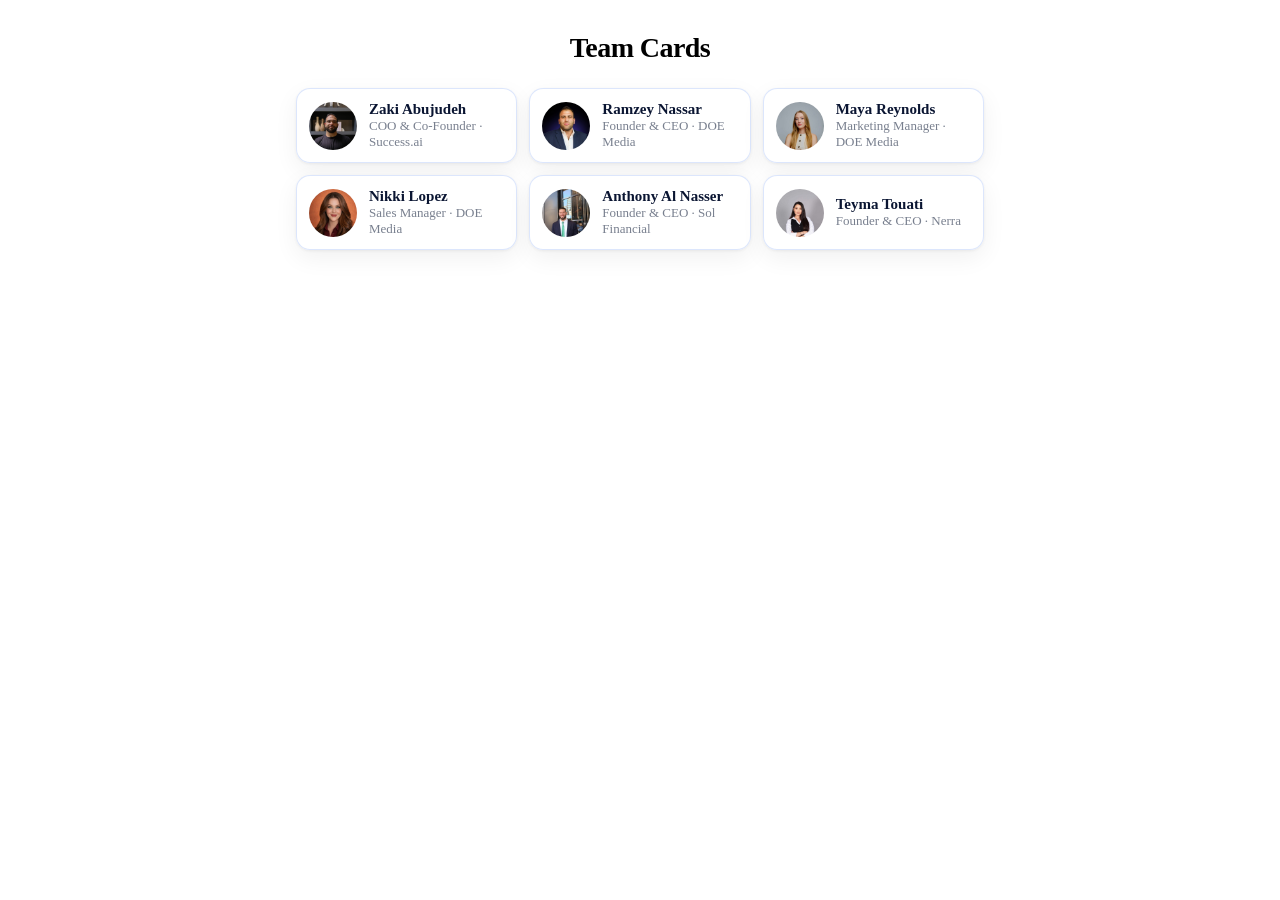
<file: index.html>
<!doctype html>
<html lang="en">
<head>
<meta charset="utf-8">
<meta name="viewport" content="width=device-width, initial-scale=1">
<title>Team Cards</title>
<link rel="stylesheet" href="style.css">
</head>
<body>
<main class="directory">
  <h1>Team Cards</h1>
  <div class="dir-grid">
    <a class="dir-link" href="zaki/"><img src="zaki/photo.jpg" alt=""><div class="meta"><strong>Zaki Abujudeh</strong><span>COO & Co-Founder · Success.ai</span></div></a><a class="dir-link" href="ramzey/"><img src="ramzey/photo.jpg" alt=""><div class="meta"><strong>Ramzey Nassar</strong><span>Founder & CEO · DOE Media</span></div></a><a class="dir-link" href="maya/"><img src="maya/photo.jpg" alt=""><div class="meta"><strong>Maya Reynolds</strong><span>Marketing Manager · DOE Media</span></div></a><a class="dir-link" href="nikki/"><img src="nikki/photo.jpg" alt=""><div class="meta"><strong>Nikki Lopez</strong><span>Sales Manager · DOE Media</span></div></a><a class="dir-link" href="anthony/"><img src="anthony/photo.jpg" alt=""><div class="meta"><strong>Anthony Al Nasser</strong><span>Founder & CEO · Sol Financial</span></div></a><a class="dir-link" href="teyma/"><img src="teyma/photo.jpg" alt=""><div class="meta"><strong>Teyma Touati</strong><span>Founder & CEO · Nerra</span></div></a>
  </div>
</main>
</body>
</html>
</file>
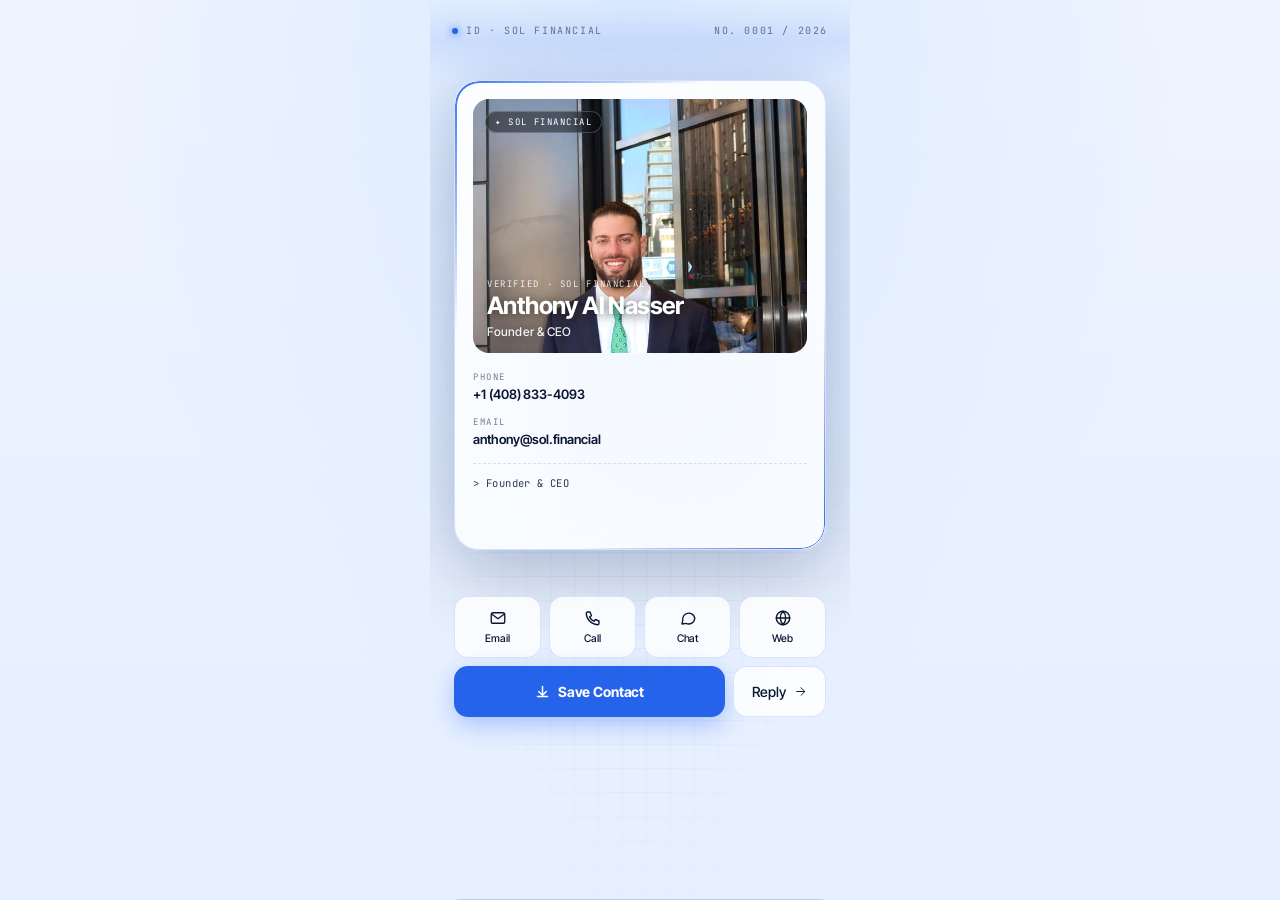
<file: anthony/index.html>
<!doctype html>
<html lang="en">
<head>
<meta charset="utf-8">
<meta name="viewport" content="width=device-width, initial-scale=1, viewport-fit=cover">
<meta name="theme-color" content="#e6efff">
<title>Anthony Al Nasser — Sol Financial</title>
<meta property="og:title" content="Anthony Al Nasser — Founder & CEO at Sol Financial">
<meta property="og:type" content="profile">
<link rel="preconnect" href="https://fonts.googleapis.com">
<link rel="preconnect" href="https://fonts.gstatic.com" crossorigin>
<link href="https://fonts.googleapis.com/css2?family=Inter+Tight:wght@300;400;500;600;700;800;900&family=JetBrains+Mono:wght@400;500;600&display=swap" rel="stylesheet">
<link rel="stylesheet" href="../style.css">
</head>
<body class="holo">
<main class="stage" data-name="Anthony Al Nasser" data-email="anthony@sol.financial" data-first="Anthony">

  <div class="bg-grid"></div>
  <div class="bg-glow"></div>
  <div class="scan-line"></div>

  <div class="top-label">
    <span class="top-left"><span class="dot"></span>ID · Sol Financial</span>
    <span>NO. 0001 / 2026</span>
  </div>

  <div class="holo-card">
    <div class="holo-edge"></div>
    <div class="photo-window">
      <img class="hero-photo" src="photo.jpg" alt="Anthony Al Nasser">
      <div class="photo-overlay"></div>
      <div class="photo-badge">✦ Sol Financial</div>
      <div class="photo-bottom">
        <div class="kicker">Verified · Sol Financial</div>
        <div class="big-name">Anthony Al Nasser</div>
        <div class="role">Founder & CEO</div>
      </div>
    </div>

    <div class="data-block">
      <div class="grid">
        <div class="cell" style="grid-column: span 2">
          <div class="cell-label">Phone</div>
          <div class="cell-value">+1 (408) 833-4093</div>
        </div>
        <div class="cell" style="grid-column: span 2">
          <div class="cell-label">Email</div>
          <div class="cell-value">anthony@sol.financial</div>
        </div>
      </div>
      <div class="tagline">&gt; Founder & CEO</div>
    </div>
  </div>

  <div class="dock">
    <button class="dock-btn" data-action="mail" type="button">
      <svg viewBox="0 0 24 24"><rect x="3" y="5" width="18" height="14" rx="2.5"/><path d="m4 7 8 6 8-6"/></svg>
      Email
    </button>
    <button class="dock-btn" data-action="call" type="button">
      <svg viewBox="0 0 24 24"><path d="M5 4h3l2 5-2.5 1.5a11 11 0 0 0 6 6L15 14l5 2v3a2 2 0 0 1-2 2A16 16 0 0 1 3 6a2 2 0 0 1 2-2z"/></svg>
      Call
    </button>
    <button class="dock-btn" data-action="whatsapp" type="button">
      <svg viewBox="0 0 24 24"><path d="M21 12a8 8 0 0 1-11.6 7.1L4 20l1-4.5A8 8 0 1 1 21 12z"/></svg>
      Chat
    </button>
    <button class="dock-btn" data-action="website" type="button">
      <svg viewBox="0 0 24 24"><circle cx="12" cy="12" r="9"/><path d="M3 12h18M12 3a13 13 0 0 1 0 18M12 3a13 13 0 0 0 0 18"/></svg>
      Web
    </button>
  </div>

  <div class="cta-row">
    <button class="save-btn" data-action="save" type="button">
      <svg viewBox="0 0 24 24"><path d="M12 4v12"/><path d="m6 12 6 6 6-6"/><path d="M4 20h16"/></svg>
      Save Contact
    </button>
    <button class="reply-btn" data-action="reply" type="button">
      Reply
      <svg viewBox="0 0 24 24"><path d="M5 12h14"/><path d="m13 5 7 7-7 7"/></svg>
    </button>
  </div>

  <div class="sheet-backdrop" id="sheet-backdrop"></div>
  <div class="sheet" id="sheet">
    <div class="sheet-handle"></div>
    <div class="sheet-kicker">↳ YOUR TURN</div>
    <h2 class="sheet-title">Send me <span class="accent">your</span> info</h2>

    <a class="sheet-mail-btn" href="mailto:anthony@sol.financial?subject=My%20contact%20for%20Anthony%20Al%20Nasser&body=Hi%20Anthony%2C%0A%0AI%20met%20you%20and%20wanted%20to%20share%20my%20contact%20info.%20I%27ve%20attached%20my%20contact%20card%20to%20this%20email%20%28tap%20the%20%2B%20button%20in%20Mail%20to%20attach%20yours%29.%0A%0ALooking%20forward%20to%20staying%20in%20touch.%0A%0A%E2%80%94%20">
      <span><svg viewBox="0 0 24 24"><rect x="3" y="5" width="18" height="14" rx="2.5"/><path d="m4 7 8 6 8-6"/></svg> Email me your card</span>
      <svg viewBox="0 0 24 24" class="arrow"><path d="M5 12h14"/><path d="m13 5 7 7-7 7"/></svg>
    </a>

    <div class="or">OR</div>

    <p class="autofill-hint">Tap a field, then tap <strong>AutoFill</strong> on your keyboard.</p>

    <form id="contact-form" autocomplete="on">
      <div class="row">
        <input name="given-name" placeholder="First name" required autocomplete="given-name">
        <input name="family-name" placeholder="Last name" required autocomplete="family-name">
      </div>
      <input name="email" type="email" placeholder="Your email" required autocomplete="email" inputmode="email">
      <input name="phone" type="tel" placeholder="Phone (optional)" autocomplete="tel" inputmode="tel">
      <input name="company" placeholder="Company (optional)" autocomplete="organization">
      <textarea name="note" placeholder="Note (optional)" rows="2"></textarea>
      <button type="submit" class="send-btn">
        Send to Anthony
        <svg viewBox="0 0 24 24"><path d="M5 12h14"/><path d="m13 5 7 7-7 7"/></svg>
      </button>
    </form>
  </div>
</main>

<script>
(function() {
  var stage = document.currentScript.previousElementSibling.querySelector ? document.currentScript.previousElementSibling : document.querySelector('.stage');
  var EMAIL = 'anthony@sol.financial';
  var FIRST = 'Anthony';

  function downloadVCard() {
    var lines = [
      'BEGIN:VCARD','VERSION:3.0',
      'N:Al Nasser;Anthony;;;',
      'FN:Anthony Al Nasser',
      'ORG:Sol Financial',
      'TITLE:Founder & CEO',
      'TEL;TYPE=CELL:+14088334093',
      'EMAIL;TYPE=INTERNET:anthony@sol.financial',
      'URL:https://sol.financial',
      'END:VCARD'
    ];
    var blob = new Blob([lines.join('\r\n')], {type:'text/vcard'});
    var url = URL.createObjectURL(blob);
    var a = document.createElement('a');
    a.href = url; a.download = 'anthony.vcf';
    document.body.appendChild(a); a.click(); a.remove();
    setTimeout(function(){URL.revokeObjectURL(url);}, 1000);
  }

  document.querySelectorAll('[data-action]').forEach(function(btn) {
    btn.addEventListener('click', function() {
      var k = btn.getAttribute('data-action');
      if (k === 'save') downloadVCard();
      else if (k === 'mail') location.href = 'mailto:' + EMAIL;
      else if (k === 'call') location.href = 'tel:+14088334093';
      else if (k === 'whatsapp') location.href = 'https://wa.me/14088334093';
      else if (k === 'website') window.open('https://sol.financial', '_blank');
      else if (k === 'reply') openSheet();
    });
  });

  var sheet = document.getElementById('sheet');
  var backdrop = document.getElementById('sheet-backdrop');
  function openSheet() { sheet.classList.add('open'); backdrop.classList.add('open'); }
  function closeSheet() { sheet.classList.remove('open'); backdrop.classList.remove('open'); }
  backdrop.addEventListener('click', closeSheet);
  document.querySelector('.sheet-handle').addEventListener('click', closeSheet);

  var form = document.getElementById('contact-form');
  form.addEventListener('submit', function(e) {
    e.preventDefault();
    var f = new FormData(form);
    var name = ((f.get('given-name')||'') + ' ' + (f.get('family-name')||'')).trim();
    var subj = 'Intro from ' + (name || 'someone');
    var body = [
      'Name: ' + name,
      'Email: ' + (f.get('email')||''),
      'Phone: ' + (f.get('phone')||''),
      'Company: ' + (f.get('company')||''),
      '',
      f.get('note')||''
    ].join('\n');
    location.href = 'mailto:' + EMAIL + '?subject=' + encodeURIComponent(subj) + '&body=' + encodeURIComponent(body);
  });
})();
</script>
</body>
</html>
</file>
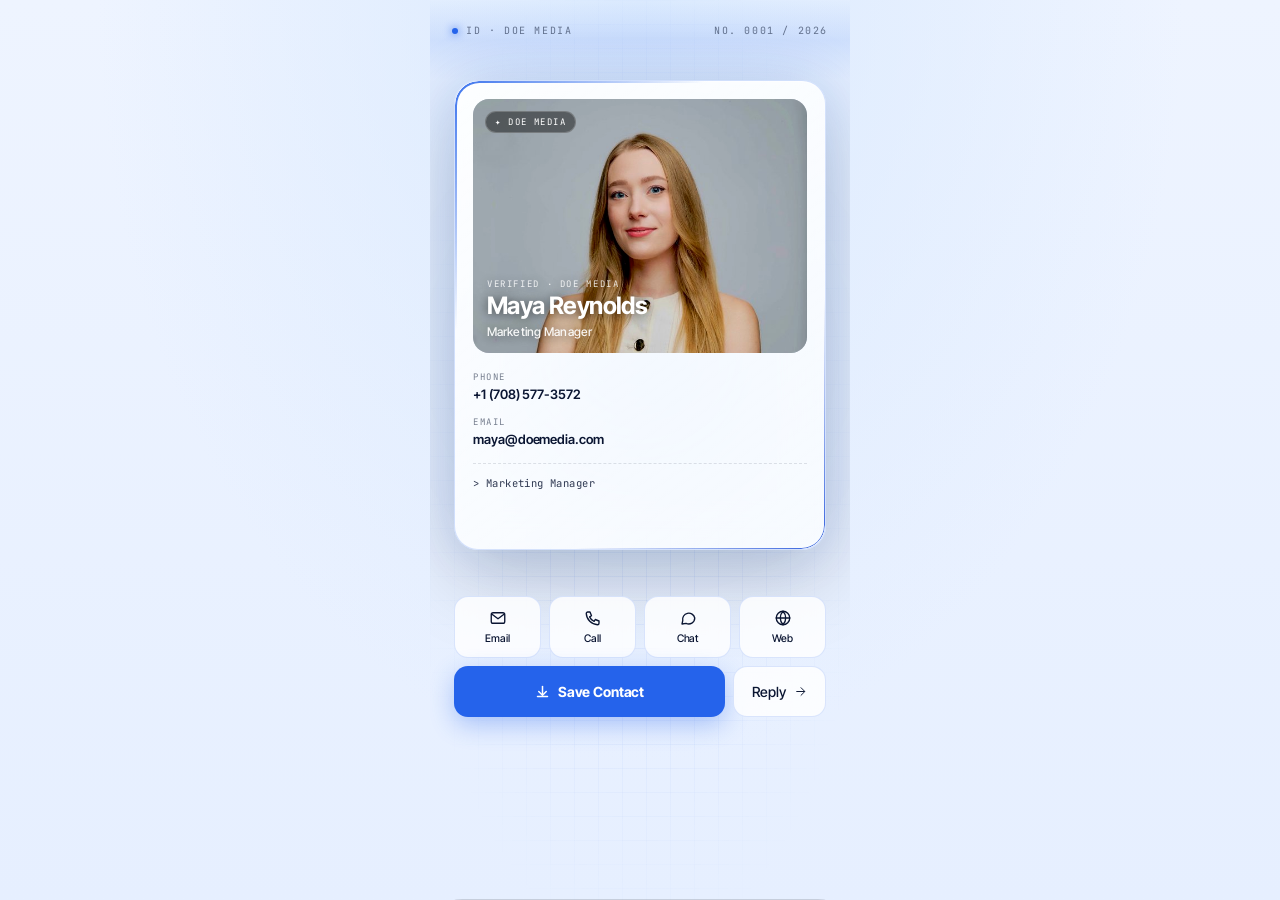
<file: maya/index.html>
<!doctype html>
<html lang="en">
<head>
<meta charset="utf-8">
<meta name="viewport" content="width=device-width, initial-scale=1, viewport-fit=cover">
<meta name="theme-color" content="#e6efff">
<title>Maya Reynolds — DOE Media</title>
<meta property="og:title" content="Maya Reynolds — Marketing Manager at DOE Media">
<meta property="og:type" content="profile">
<link rel="preconnect" href="https://fonts.googleapis.com">
<link rel="preconnect" href="https://fonts.gstatic.com" crossorigin>
<link href="https://fonts.googleapis.com/css2?family=Inter+Tight:wght@300;400;500;600;700;800;900&family=JetBrains+Mono:wght@400;500;600&display=swap" rel="stylesheet">
<link rel="stylesheet" href="../style.css">
</head>
<body class="holo">
<main class="stage" data-name="Maya Reynolds" data-email="maya@doemedia.com" data-first="Maya">

  <div class="bg-grid"></div>
  <div class="bg-glow"></div>
  <div class="scan-line"></div>

  <div class="top-label">
    <span class="top-left"><span class="dot"></span>ID · DOE Media</span>
    <span>NO. 0001 / 2026</span>
  </div>

  <div class="holo-card">
    <div class="holo-edge"></div>
    <div class="photo-window">
      <img class="hero-photo" src="photo.jpg" alt="Maya Reynolds">
      <div class="photo-overlay"></div>
      <div class="photo-badge">✦ DOE Media</div>
      <div class="photo-bottom">
        <div class="kicker">Verified · DOE Media</div>
        <div class="big-name">Maya Reynolds</div>
        <div class="role">Marketing Manager</div>
      </div>
    </div>

    <div class="data-block">
      <div class="grid">
        <div class="cell" style="grid-column: span 2">
          <div class="cell-label">Phone</div>
          <div class="cell-value">+1 (708) 577-3572</div>
        </div>
        <div class="cell" style="grid-column: span 2">
          <div class="cell-label">Email</div>
          <div class="cell-value">maya@doemedia.com</div>
        </div>
      </div>
      <div class="tagline">&gt; Marketing Manager</div>
    </div>
  </div>

  <div class="dock">
    <button class="dock-btn" data-action="mail" type="button">
      <svg viewBox="0 0 24 24"><rect x="3" y="5" width="18" height="14" rx="2.5"/><path d="m4 7 8 6 8-6"/></svg>
      Email
    </button>
    <button class="dock-btn" data-action="call" type="button">
      <svg viewBox="0 0 24 24"><path d="M5 4h3l2 5-2.5 1.5a11 11 0 0 0 6 6L15 14l5 2v3a2 2 0 0 1-2 2A16 16 0 0 1 3 6a2 2 0 0 1 2-2z"/></svg>
      Call
    </button>
    <button class="dock-btn" data-action="whatsapp" type="button">
      <svg viewBox="0 0 24 24"><path d="M21 12a8 8 0 0 1-11.6 7.1L4 20l1-4.5A8 8 0 1 1 21 12z"/></svg>
      Chat
    </button>
    <button class="dock-btn" data-action="website" type="button">
      <svg viewBox="0 0 24 24"><circle cx="12" cy="12" r="9"/><path d="M3 12h18M12 3a13 13 0 0 1 0 18M12 3a13 13 0 0 0 0 18"/></svg>
      Web
    </button>
  </div>

  <div class="cta-row">
    <button class="save-btn" data-action="save" type="button">
      <svg viewBox="0 0 24 24"><path d="M12 4v12"/><path d="m6 12 6 6 6-6"/><path d="M4 20h16"/></svg>
      Save Contact
    </button>
    <button class="reply-btn" data-action="reply" type="button">
      Reply
      <svg viewBox="0 0 24 24"><path d="M5 12h14"/><path d="m13 5 7 7-7 7"/></svg>
    </button>
  </div>

  <div class="sheet-backdrop" id="sheet-backdrop"></div>
  <div class="sheet" id="sheet">
    <div class="sheet-handle"></div>
    <div class="sheet-kicker">↳ YOUR TURN</div>
    <h2 class="sheet-title">Send me <span class="accent">your</span> info</h2>

    <a class="sheet-mail-btn" href="mailto:maya@doemedia.com?subject=My%20contact%20for%20Maya%20Reynolds&body=Hi%20Maya%2C%0A%0AI%20met%20you%20and%20wanted%20to%20share%20my%20contact%20info.%20I%27ve%20attached%20my%20contact%20card%20to%20this%20email%20%28tap%20the%20%2B%20button%20in%20Mail%20to%20attach%20yours%29.%0A%0ALooking%20forward%20to%20staying%20in%20touch.%0A%0A%E2%80%94%20">
      <span><svg viewBox="0 0 24 24"><rect x="3" y="5" width="18" height="14" rx="2.5"/><path d="m4 7 8 6 8-6"/></svg> Email me your card</span>
      <svg viewBox="0 0 24 24" class="arrow"><path d="M5 12h14"/><path d="m13 5 7 7-7 7"/></svg>
    </a>

    <div class="or">OR</div>

    <p class="autofill-hint">Tap a field, then tap <strong>AutoFill</strong> on your keyboard.</p>

    <form id="contact-form" autocomplete="on">
      <div class="row">
        <input name="given-name" placeholder="First name" required autocomplete="given-name">
        <input name="family-name" placeholder="Last name" required autocomplete="family-name">
      </div>
      <input name="email" type="email" placeholder="Your email" required autocomplete="email" inputmode="email">
      <input name="phone" type="tel" placeholder="Phone (optional)" autocomplete="tel" inputmode="tel">
      <input name="company" placeholder="Company (optional)" autocomplete="organization">
      <textarea name="note" placeholder="Note (optional)" rows="2"></textarea>
      <button type="submit" class="send-btn">
        Send to Maya
        <svg viewBox="0 0 24 24"><path d="M5 12h14"/><path d="m13 5 7 7-7 7"/></svg>
      </button>
    </form>
  </div>
</main>

<script>
(function() {
  var stage = document.currentScript.previousElementSibling.querySelector ? document.currentScript.previousElementSibling : document.querySelector('.stage');
  var EMAIL = 'maya@doemedia.com';
  var FIRST = 'Maya';

  function downloadVCard() {
    var lines = [
      'BEGIN:VCARD','VERSION:3.0',
      'N:Reynolds;Maya;;;',
      'FN:Maya Reynolds',
      'ORG:DOE Media',
      'TITLE:Marketing Manager',
      'TEL;TYPE=CELL:+17085773572',
      'EMAIL;TYPE=INTERNET:maya@doemedia.com',
      'URL:https://doemedia.com',
      'END:VCARD'
    ];
    var blob = new Blob([lines.join('\r\n')], {type:'text/vcard'});
    var url = URL.createObjectURL(blob);
    var a = document.createElement('a');
    a.href = url; a.download = 'maya.vcf';
    document.body.appendChild(a); a.click(); a.remove();
    setTimeout(function(){URL.revokeObjectURL(url);}, 1000);
  }

  document.querySelectorAll('[data-action]').forEach(function(btn) {
    btn.addEventListener('click', function() {
      var k = btn.getAttribute('data-action');
      if (k === 'save') downloadVCard();
      else if (k === 'mail') location.href = 'mailto:' + EMAIL;
      else if (k === 'call') location.href = 'tel:+17085773572';
      else if (k === 'whatsapp') location.href = 'https://wa.me/17085773572';
      else if (k === 'website') window.open('https://doemedia.com', '_blank');
      else if (k === 'reply') openSheet();
    });
  });

  var sheet = document.getElementById('sheet');
  var backdrop = document.getElementById('sheet-backdrop');
  function openSheet() { sheet.classList.add('open'); backdrop.classList.add('open'); }
  function closeSheet() { sheet.classList.remove('open'); backdrop.classList.remove('open'); }
  backdrop.addEventListener('click', closeSheet);
  document.querySelector('.sheet-handle').addEventListener('click', closeSheet);

  var form = document.getElementById('contact-form');
  form.addEventListener('submit', function(e) {
    e.preventDefault();
    var f = new FormData(form);
    var name = ((f.get('given-name')||'') + ' ' + (f.get('family-name')||'')).trim();
    var subj = 'Intro from ' + (name || 'someone');
    var body = [
      'Name: ' + name,
      'Email: ' + (f.get('email')||''),
      'Phone: ' + (f.get('phone')||''),
      'Company: ' + (f.get('company')||''),
      '',
      f.get('note')||''
    ].join('\n');
    location.href = 'mailto:' + EMAIL + '?subject=' + encodeURIComponent(subj) + '&body=' + encodeURIComponent(body);
  });
})();
</script>
</body>
</html>
</file>
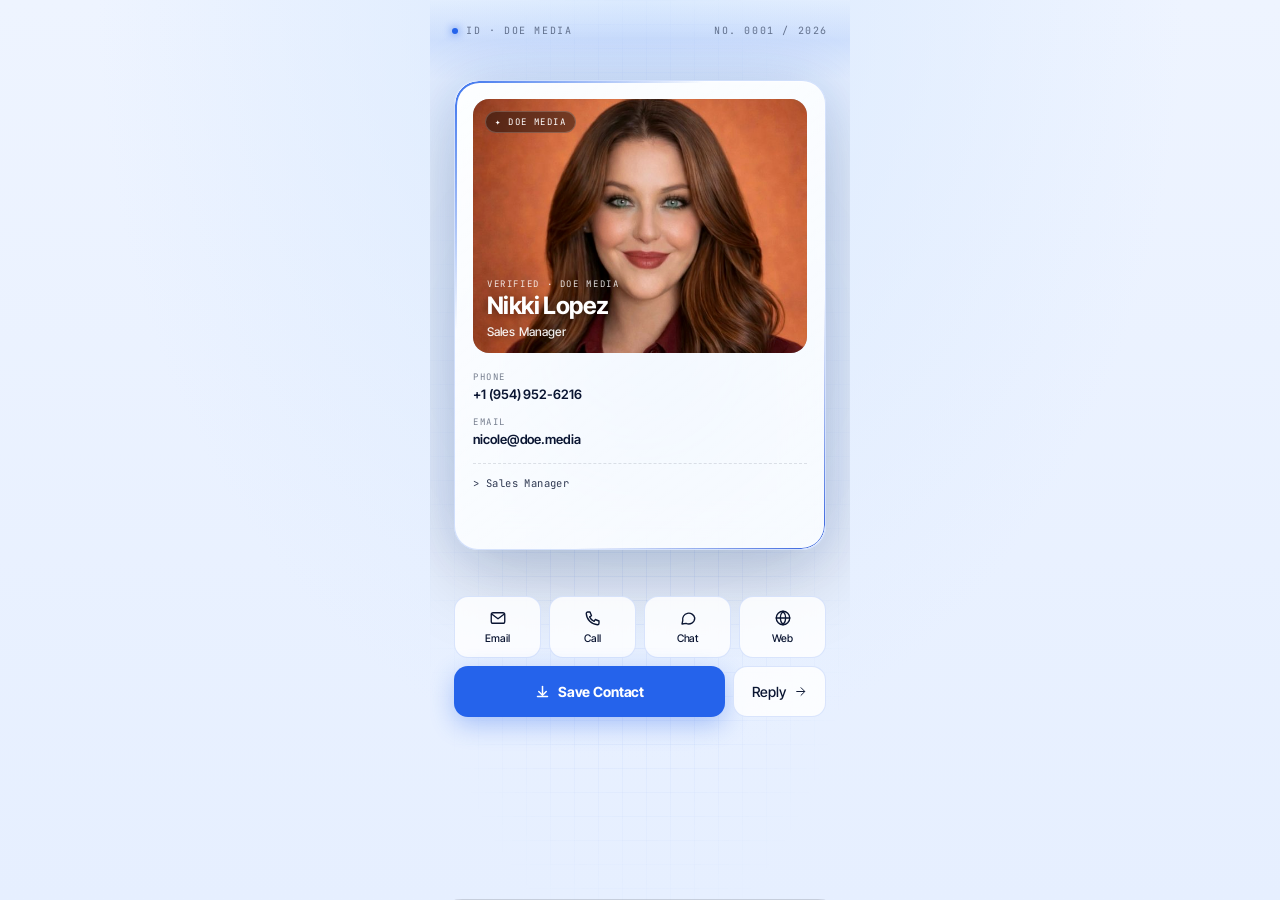
<file: nikki/index.html>
<!doctype html>
<html lang="en">
<head>
<meta charset="utf-8">
<meta name="viewport" content="width=device-width, initial-scale=1, viewport-fit=cover">
<meta name="theme-color" content="#e6efff">
<title>Nikki Lopez — DOE Media</title>
<meta property="og:title" content="Nikki Lopez — Sales Manager at DOE Media">
<meta property="og:type" content="profile">
<link rel="preconnect" href="https://fonts.googleapis.com">
<link rel="preconnect" href="https://fonts.gstatic.com" crossorigin>
<link href="https://fonts.googleapis.com/css2?family=Inter+Tight:wght@300;400;500;600;700;800;900&family=JetBrains+Mono:wght@400;500;600&display=swap" rel="stylesheet">
<link rel="stylesheet" href="../style.css">
</head>
<body class="holo">
<main class="stage" data-name="Nikki Lopez" data-email="nicole@doe.media" data-first="Nikki">

  <div class="bg-grid"></div>
  <div class="bg-glow"></div>
  <div class="scan-line"></div>

  <div class="top-label">
    <span class="top-left"><span class="dot"></span>ID · DOE Media</span>
    <span>NO. 0001 / 2026</span>
  </div>

  <div class="holo-card">
    <div class="holo-edge"></div>
    <div class="photo-window">
      <img class="hero-photo" src="photo.jpg" alt="Nikki Lopez">
      <div class="photo-overlay"></div>
      <div class="photo-badge">✦ DOE Media</div>
      <div class="photo-bottom">
        <div class="kicker">Verified · DOE Media</div>
        <div class="big-name">Nikki Lopez</div>
        <div class="role">Sales Manager</div>
      </div>
    </div>

    <div class="data-block">
      <div class="grid">
        <div class="cell" style="grid-column: span 2">
          <div class="cell-label">Phone</div>
          <div class="cell-value">+1 (954) 952-6216</div>
        </div>
        <div class="cell" style="grid-column: span 2">
          <div class="cell-label">Email</div>
          <div class="cell-value">nicole@doe.media</div>
        </div>
      </div>
      <div class="tagline">&gt; Sales Manager</div>
    </div>
  </div>

  <div class="dock">
    <button class="dock-btn" data-action="mail" type="button">
      <svg viewBox="0 0 24 24"><rect x="3" y="5" width="18" height="14" rx="2.5"/><path d="m4 7 8 6 8-6"/></svg>
      Email
    </button>
    <button class="dock-btn" data-action="call" type="button">
      <svg viewBox="0 0 24 24"><path d="M5 4h3l2 5-2.5 1.5a11 11 0 0 0 6 6L15 14l5 2v3a2 2 0 0 1-2 2A16 16 0 0 1 3 6a2 2 0 0 1 2-2z"/></svg>
      Call
    </button>
    <button class="dock-btn" data-action="whatsapp" type="button">
      <svg viewBox="0 0 24 24"><path d="M21 12a8 8 0 0 1-11.6 7.1L4 20l1-4.5A8 8 0 1 1 21 12z"/></svg>
      Chat
    </button>
    <button class="dock-btn" data-action="website" type="button">
      <svg viewBox="0 0 24 24"><circle cx="12" cy="12" r="9"/><path d="M3 12h18M12 3a13 13 0 0 1 0 18M12 3a13 13 0 0 0 0 18"/></svg>
      Web
    </button>
  </div>

  <div class="cta-row">
    <button class="save-btn" data-action="save" type="button">
      <svg viewBox="0 0 24 24"><path d="M12 4v12"/><path d="m6 12 6 6 6-6"/><path d="M4 20h16"/></svg>
      Save Contact
    </button>
    <button class="reply-btn" data-action="reply" type="button">
      Reply
      <svg viewBox="0 0 24 24"><path d="M5 12h14"/><path d="m13 5 7 7-7 7"/></svg>
    </button>
  </div>

  <div class="sheet-backdrop" id="sheet-backdrop"></div>
  <div class="sheet" id="sheet">
    <div class="sheet-handle"></div>
    <div class="sheet-kicker">↳ YOUR TURN</div>
    <h2 class="sheet-title">Send me <span class="accent">your</span> info</h2>

    <a class="sheet-mail-btn" href="mailto:nicole@doe.media?subject=My%20contact%20for%20Nikki%20Lopez&body=Hi%20Nikki%2C%0A%0AI%20met%20you%20and%20wanted%20to%20share%20my%20contact%20info.%20I%27ve%20attached%20my%20contact%20card%20to%20this%20email%20%28tap%20the%20%2B%20button%20in%20Mail%20to%20attach%20yours%29.%0A%0ALooking%20forward%20to%20staying%20in%20touch.%0A%0A%E2%80%94%20">
      <span><svg viewBox="0 0 24 24"><rect x="3" y="5" width="18" height="14" rx="2.5"/><path d="m4 7 8 6 8-6"/></svg> Email me your card</span>
      <svg viewBox="0 0 24 24" class="arrow"><path d="M5 12h14"/><path d="m13 5 7 7-7 7"/></svg>
    </a>

    <div class="or">OR</div>

    <p class="autofill-hint">Tap a field, then tap <strong>AutoFill</strong> on your keyboard.</p>

    <form id="contact-form" autocomplete="on">
      <div class="row">
        <input name="given-name" placeholder="First name" required autocomplete="given-name">
        <input name="family-name" placeholder="Last name" required autocomplete="family-name">
      </div>
      <input name="email" type="email" placeholder="Your email" required autocomplete="email" inputmode="email">
      <input name="phone" type="tel" placeholder="Phone (optional)" autocomplete="tel" inputmode="tel">
      <input name="company" placeholder="Company (optional)" autocomplete="organization">
      <textarea name="note" placeholder="Note (optional)" rows="2"></textarea>
      <button type="submit" class="send-btn">
        Send to Nikki
        <svg viewBox="0 0 24 24"><path d="M5 12h14"/><path d="m13 5 7 7-7 7"/></svg>
      </button>
    </form>
  </div>
</main>

<script>
(function() {
  var stage = document.currentScript.previousElementSibling.querySelector ? document.currentScript.previousElementSibling : document.querySelector('.stage');
  var EMAIL = 'nicole@doe.media';
  var FIRST = 'Nikki';

  function downloadVCard() {
    var lines = [
      'BEGIN:VCARD','VERSION:3.0',
      'N:Lopez;Nikki;;;',
      'FN:Nikki Lopez',
      'ORG:DOE Media',
      'TITLE:Sales Manager',
      'TEL;TYPE=CELL:+19549526216',
      'EMAIL;TYPE=INTERNET:nicole@doe.media',
      'URL:https://doe.media',
      'END:VCARD'
    ];
    var blob = new Blob([lines.join('\r\n')], {type:'text/vcard'});
    var url = URL.createObjectURL(blob);
    var a = document.createElement('a');
    a.href = url; a.download = 'nikki.vcf';
    document.body.appendChild(a); a.click(); a.remove();
    setTimeout(function(){URL.revokeObjectURL(url);}, 1000);
  }

  document.querySelectorAll('[data-action]').forEach(function(btn) {
    btn.addEventListener('click', function() {
      var k = btn.getAttribute('data-action');
      if (k === 'save') downloadVCard();
      else if (k === 'mail') location.href = 'mailto:' + EMAIL;
      else if (k === 'call') location.href = 'tel:+19549526216';
      else if (k === 'whatsapp') location.href = 'https://wa.me/19549526216';
      else if (k === 'website') window.open('https://doe.media', '_blank');
      else if (k === 'reply') openSheet();
    });
  });

  var sheet = document.getElementById('sheet');
  var backdrop = document.getElementById('sheet-backdrop');
  function openSheet() { sheet.classList.add('open'); backdrop.classList.add('open'); }
  function closeSheet() { sheet.classList.remove('open'); backdrop.classList.remove('open'); }
  backdrop.addEventListener('click', closeSheet);
  document.querySelector('.sheet-handle').addEventListener('click', closeSheet);

  var form = document.getElementById('contact-form');
  form.addEventListener('submit', function(e) {
    e.preventDefault();
    var f = new FormData(form);
    var name = ((f.get('given-name')||'') + ' ' + (f.get('family-name')||'')).trim();
    var subj = 'Intro from ' + (name || 'someone');
    var body = [
      'Name: ' + name,
      'Email: ' + (f.get('email')||''),
      'Phone: ' + (f.get('phone')||''),
      'Company: ' + (f.get('company')||''),
      '',
      f.get('note')||''
    ].join('\n');
    location.href = 'mailto:' + EMAIL + '?subject=' + encodeURIComponent(subj) + '&body=' + encodeURIComponent(body);
  });
})();
</script>
</body>
</html>
</file>
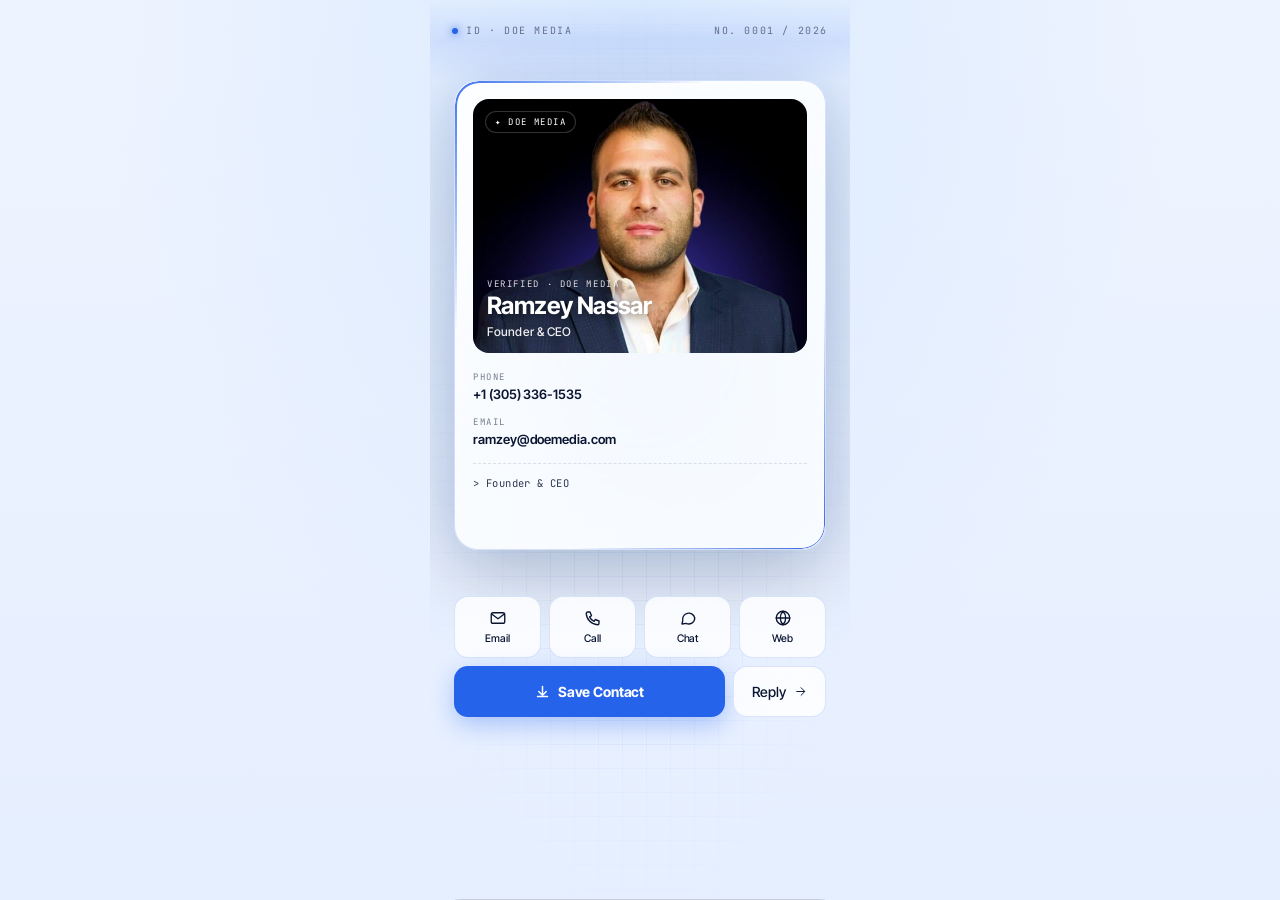
<file: ramzey/index.html>
<!doctype html>
<html lang="en">
<head>
<meta charset="utf-8">
<meta name="viewport" content="width=device-width, initial-scale=1, viewport-fit=cover">
<meta name="theme-color" content="#e6efff">
<title>Ramzey Nassar — DOE Media</title>
<meta property="og:title" content="Ramzey Nassar — Founder & CEO at DOE Media">
<meta property="og:type" content="profile">
<link rel="preconnect" href="https://fonts.googleapis.com">
<link rel="preconnect" href="https://fonts.gstatic.com" crossorigin>
<link href="https://fonts.googleapis.com/css2?family=Inter+Tight:wght@300;400;500;600;700;800;900&family=JetBrains+Mono:wght@400;500;600&display=swap" rel="stylesheet">
<link rel="stylesheet" href="../style.css">
</head>
<body class="holo">
<main class="stage" data-name="Ramzey Nassar" data-email="ramzey@doemedia.com" data-first="Ramzey">

  <div class="bg-grid"></div>
  <div class="bg-glow"></div>
  <div class="scan-line"></div>

  <div class="top-label">
    <span class="top-left"><span class="dot"></span>ID · DOE Media</span>
    <span>NO. 0001 / 2026</span>
  </div>

  <div class="holo-card">
    <div class="holo-edge"></div>
    <div class="photo-window">
      <img class="hero-photo" src="photo.jpg" alt="Ramzey Nassar">
      <div class="photo-overlay"></div>
      <div class="photo-badge">✦ DOE Media</div>
      <div class="photo-bottom">
        <div class="kicker">Verified · DOE Media</div>
        <div class="big-name">Ramzey Nassar</div>
        <div class="role">Founder & CEO</div>
      </div>
    </div>

    <div class="data-block">
      <div class="grid">
        <div class="cell" style="grid-column: span 2">
          <div class="cell-label">Phone</div>
          <div class="cell-value">+1 (305) 336-1535</div>
        </div>
        <div class="cell" style="grid-column: span 2">
          <div class="cell-label">Email</div>
          <div class="cell-value">ramzey@doemedia.com</div>
        </div>
      </div>
      <div class="tagline">&gt; Founder & CEO</div>
    </div>
  </div>

  <div class="dock">
    <button class="dock-btn" data-action="mail" type="button">
      <svg viewBox="0 0 24 24"><rect x="3" y="5" width="18" height="14" rx="2.5"/><path d="m4 7 8 6 8-6"/></svg>
      Email
    </button>
    <button class="dock-btn" data-action="call" type="button">
      <svg viewBox="0 0 24 24"><path d="M5 4h3l2 5-2.5 1.5a11 11 0 0 0 6 6L15 14l5 2v3a2 2 0 0 1-2 2A16 16 0 0 1 3 6a2 2 0 0 1 2-2z"/></svg>
      Call
    </button>
    <button class="dock-btn" data-action="whatsapp" type="button">
      <svg viewBox="0 0 24 24"><path d="M21 12a8 8 0 0 1-11.6 7.1L4 20l1-4.5A8 8 0 1 1 21 12z"/></svg>
      Chat
    </button>
    <button class="dock-btn" data-action="website" type="button">
      <svg viewBox="0 0 24 24"><circle cx="12" cy="12" r="9"/><path d="M3 12h18M12 3a13 13 0 0 1 0 18M12 3a13 13 0 0 0 0 18"/></svg>
      Web
    </button>
  </div>

  <div class="cta-row">
    <button class="save-btn" data-action="save" type="button">
      <svg viewBox="0 0 24 24"><path d="M12 4v12"/><path d="m6 12 6 6 6-6"/><path d="M4 20h16"/></svg>
      Save Contact
    </button>
    <button class="reply-btn" data-action="reply" type="button">
      Reply
      <svg viewBox="0 0 24 24"><path d="M5 12h14"/><path d="m13 5 7 7-7 7"/></svg>
    </button>
  </div>

  <div class="sheet-backdrop" id="sheet-backdrop"></div>
  <div class="sheet" id="sheet">
    <div class="sheet-handle"></div>
    <div class="sheet-kicker">↳ YOUR TURN</div>
    <h2 class="sheet-title">Send me <span class="accent">your</span> info</h2>

    <a class="sheet-mail-btn" href="mailto:ramzey@doemedia.com?subject=My%20contact%20for%20Ramzey%20Nassar&body=Hi%20Ramzey%2C%0A%0AI%20met%20you%20and%20wanted%20to%20share%20my%20contact%20info.%20I%27ve%20attached%20my%20contact%20card%20to%20this%20email%20%28tap%20the%20%2B%20button%20in%20Mail%20to%20attach%20yours%29.%0A%0ALooking%20forward%20to%20staying%20in%20touch.%0A%0A%E2%80%94%20">
      <span><svg viewBox="0 0 24 24"><rect x="3" y="5" width="18" height="14" rx="2.5"/><path d="m4 7 8 6 8-6"/></svg> Email me your card</span>
      <svg viewBox="0 0 24 24" class="arrow"><path d="M5 12h14"/><path d="m13 5 7 7-7 7"/></svg>
    </a>

    <div class="or">OR</div>

    <p class="autofill-hint">Tap a field, then tap <strong>AutoFill</strong> on your keyboard.</p>

    <form id="contact-form" autocomplete="on">
      <div class="row">
        <input name="given-name" placeholder="First name" required autocomplete="given-name">
        <input name="family-name" placeholder="Last name" required autocomplete="family-name">
      </div>
      <input name="email" type="email" placeholder="Your email" required autocomplete="email" inputmode="email">
      <input name="phone" type="tel" placeholder="Phone (optional)" autocomplete="tel" inputmode="tel">
      <input name="company" placeholder="Company (optional)" autocomplete="organization">
      <textarea name="note" placeholder="Note (optional)" rows="2"></textarea>
      <button type="submit" class="send-btn">
        Send to Ramzey
        <svg viewBox="0 0 24 24"><path d="M5 12h14"/><path d="m13 5 7 7-7 7"/></svg>
      </button>
    </form>
  </div>
</main>

<script>
(function() {
  var stage = document.currentScript.previousElementSibling.querySelector ? document.currentScript.previousElementSibling : document.querySelector('.stage');
  var EMAIL = 'ramzey@doemedia.com';
  var FIRST = 'Ramzey';

  function downloadVCard() {
    var lines = [
      'BEGIN:VCARD','VERSION:3.0',
      'N:Nassar;Ramzey;;;',
      'FN:Ramzey Nassar',
      'ORG:DOE Media',
      'TITLE:Founder & CEO',
      'TEL;TYPE=CELL:+13053361535',
      'EMAIL;TYPE=INTERNET:ramzey@doemedia.com',
      'URL:https://doemedia.com',
      'END:VCARD'
    ];
    var blob = new Blob([lines.join('\r\n')], {type:'text/vcard'});
    var url = URL.createObjectURL(blob);
    var a = document.createElement('a');
    a.href = url; a.download = 'ramzey.vcf';
    document.body.appendChild(a); a.click(); a.remove();
    setTimeout(function(){URL.revokeObjectURL(url);}, 1000);
  }

  document.querySelectorAll('[data-action]').forEach(function(btn) {
    btn.addEventListener('click', function() {
      var k = btn.getAttribute('data-action');
      if (k === 'save') downloadVCard();
      else if (k === 'mail') location.href = 'mailto:' + EMAIL;
      else if (k === 'call') location.href = 'tel:+13053361535';
      else if (k === 'whatsapp') location.href = 'https://wa.me/13053361535';
      else if (k === 'website') window.open('https://doemedia.com', '_blank');
      else if (k === 'reply') openSheet();
    });
  });

  var sheet = document.getElementById('sheet');
  var backdrop = document.getElementById('sheet-backdrop');
  function openSheet() { sheet.classList.add('open'); backdrop.classList.add('open'); }
  function closeSheet() { sheet.classList.remove('open'); backdrop.classList.remove('open'); }
  backdrop.addEventListener('click', closeSheet);
  document.querySelector('.sheet-handle').addEventListener('click', closeSheet);

  var form = document.getElementById('contact-form');
  form.addEventListener('submit', function(e) {
    e.preventDefault();
    var f = new FormData(form);
    var name = ((f.get('given-name')||'') + ' ' + (f.get('family-name')||'')).trim();
    var subj = 'Intro from ' + (name || 'someone');
    var body = [
      'Name: ' + name,
      'Email: ' + (f.get('email')||''),
      'Phone: ' + (f.get('phone')||''),
      'Company: ' + (f.get('company')||''),
      '',
      f.get('note')||''
    ].join('\n');
    location.href = 'mailto:' + EMAIL + '?subject=' + encodeURIComponent(subj) + '&body=' + encodeURIComponent(body);
  });
})();
</script>
</body>
</html>
</file>
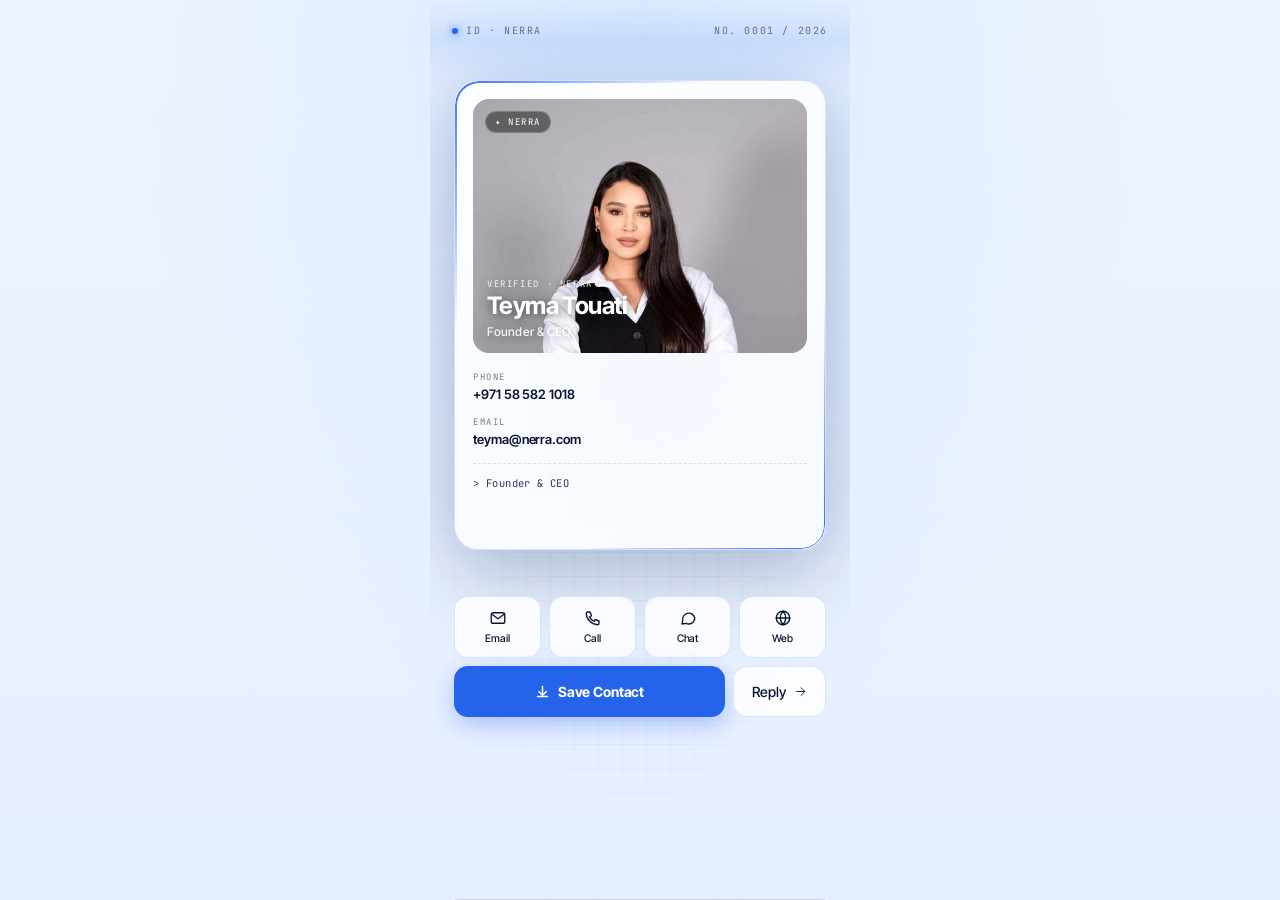
<file: teyma/index.html>
<!doctype html>
<html lang="en">
<head>
<meta charset="utf-8">
<meta name="viewport" content="width=device-width, initial-scale=1, viewport-fit=cover">
<meta name="theme-color" content="#e6efff">
<title>Teyma Touati — Nerra</title>
<meta property="og:title" content="Teyma Touati — Founder & CEO at Nerra">
<meta property="og:type" content="profile">
<link rel="preconnect" href="https://fonts.googleapis.com">
<link rel="preconnect" href="https://fonts.gstatic.com" crossorigin>
<link href="https://fonts.googleapis.com/css2?family=Inter+Tight:wght@300;400;500;600;700;800;900&family=JetBrains+Mono:wght@400;500;600&display=swap" rel="stylesheet">
<link rel="stylesheet" href="../style.css">
</head>
<body class="holo">
<main class="stage" data-name="Teyma Touati" data-email="teyma@nerra.com" data-first="Teyma">

  <div class="bg-grid"></div>
  <div class="bg-glow"></div>
  <div class="scan-line"></div>

  <div class="top-label">
    <span class="top-left"><span class="dot"></span>ID · Nerra</span>
    <span>NO. 0001 / 2026</span>
  </div>

  <div class="holo-card">
    <div class="holo-edge"></div>
    <div class="photo-window">
      <img class="hero-photo" src="photo.jpg" alt="Teyma Touati">
      <div class="photo-overlay"></div>
      <div class="photo-badge">✦ Nerra</div>
      <div class="photo-bottom">
        <div class="kicker">Verified · Nerra</div>
        <div class="big-name">Teyma Touati</div>
        <div class="role">Founder & CEO</div>
      </div>
    </div>

    <div class="data-block">
      <div class="grid">
        <div class="cell" style="grid-column: span 2">
          <div class="cell-label">Phone</div>
          <div class="cell-value">+971 58 582 1018</div>
        </div>
        <div class="cell" style="grid-column: span 2">
          <div class="cell-label">Email</div>
          <div class="cell-value">teyma@nerra.com</div>
        </div>
      </div>
      <div class="tagline">&gt; Founder & CEO</div>
    </div>
  </div>

  <div class="dock">
    <button class="dock-btn" data-action="mail" type="button">
      <svg viewBox="0 0 24 24"><rect x="3" y="5" width="18" height="14" rx="2.5"/><path d="m4 7 8 6 8-6"/></svg>
      Email
    </button>
    <button class="dock-btn" data-action="call" type="button">
      <svg viewBox="0 0 24 24"><path d="M5 4h3l2 5-2.5 1.5a11 11 0 0 0 6 6L15 14l5 2v3a2 2 0 0 1-2 2A16 16 0 0 1 3 6a2 2 0 0 1 2-2z"/></svg>
      Call
    </button>
    <button class="dock-btn" data-action="whatsapp" type="button">
      <svg viewBox="0 0 24 24"><path d="M21 12a8 8 0 0 1-11.6 7.1L4 20l1-4.5A8 8 0 1 1 21 12z"/></svg>
      Chat
    </button>
    <button class="dock-btn" data-action="website" type="button">
      <svg viewBox="0 0 24 24"><circle cx="12" cy="12" r="9"/><path d="M3 12h18M12 3a13 13 0 0 1 0 18M12 3a13 13 0 0 0 0 18"/></svg>
      Web
    </button>
  </div>

  <div class="cta-row">
    <button class="save-btn" data-action="save" type="button">
      <svg viewBox="0 0 24 24"><path d="M12 4v12"/><path d="m6 12 6 6 6-6"/><path d="M4 20h16"/></svg>
      Save Contact
    </button>
    <button class="reply-btn" data-action="reply" type="button">
      Reply
      <svg viewBox="0 0 24 24"><path d="M5 12h14"/><path d="m13 5 7 7-7 7"/></svg>
    </button>
  </div>

  <div class="sheet-backdrop" id="sheet-backdrop"></div>
  <div class="sheet" id="sheet">
    <div class="sheet-handle"></div>
    <div class="sheet-kicker">↳ YOUR TURN</div>
    <h2 class="sheet-title">Send me <span class="accent">your</span> info</h2>

    <a class="sheet-mail-btn" href="mailto:teyma@nerra.com?subject=My%20contact%20for%20Teyma%20Touati&body=Hi%20Teyma%2C%0A%0AI%20met%20you%20and%20wanted%20to%20share%20my%20contact%20info.%20I%27ve%20attached%20my%20contact%20card%20to%20this%20email%20%28tap%20the%20%2B%20button%20in%20Mail%20to%20attach%20yours%29.%0A%0ALooking%20forward%20to%20staying%20in%20touch.%0A%0A%E2%80%94%20">
      <span><svg viewBox="0 0 24 24"><rect x="3" y="5" width="18" height="14" rx="2.5"/><path d="m4 7 8 6 8-6"/></svg> Email me your card</span>
      <svg viewBox="0 0 24 24" class="arrow"><path d="M5 12h14"/><path d="m13 5 7 7-7 7"/></svg>
    </a>

    <div class="or">OR</div>

    <p class="autofill-hint">Tap a field, then tap <strong>AutoFill</strong> on your keyboard.</p>

    <form id="contact-form" autocomplete="on">
      <div class="row">
        <input name="given-name" placeholder="First name" required autocomplete="given-name">
        <input name="family-name" placeholder="Last name" required autocomplete="family-name">
      </div>
      <input name="email" type="email" placeholder="Your email" required autocomplete="email" inputmode="email">
      <input name="phone" type="tel" placeholder="Phone (optional)" autocomplete="tel" inputmode="tel">
      <input name="company" placeholder="Company (optional)" autocomplete="organization">
      <textarea name="note" placeholder="Note (optional)" rows="2"></textarea>
      <button type="submit" class="send-btn">
        Send to Teyma
        <svg viewBox="0 0 24 24"><path d="M5 12h14"/><path d="m13 5 7 7-7 7"/></svg>
      </button>
    </form>
  </div>
</main>

<script>
(function() {
  var stage = document.currentScript.previousElementSibling.querySelector ? document.currentScript.previousElementSibling : document.querySelector('.stage');
  var EMAIL = 'teyma@nerra.com';
  var FIRST = 'Teyma';

  function downloadVCard() {
    var lines = [
      'BEGIN:VCARD','VERSION:3.0',
      'N:Touati;Teyma;;;',
      'FN:Teyma Touati',
      'ORG:Nerra',
      'TITLE:Founder & CEO',
      'TEL;TYPE=CELL:+971585821018',
      'EMAIL;TYPE=INTERNET:teyma@nerra.com',
      'URL:https://nerra.com',
      'END:VCARD'
    ];
    var blob = new Blob([lines.join('\r\n')], {type:'text/vcard'});
    var url = URL.createObjectURL(blob);
    var a = document.createElement('a');
    a.href = url; a.download = 'teyma.vcf';
    document.body.appendChild(a); a.click(); a.remove();
    setTimeout(function(){URL.revokeObjectURL(url);}, 1000);
  }

  document.querySelectorAll('[data-action]').forEach(function(btn) {
    btn.addEventListener('click', function() {
      var k = btn.getAttribute('data-action');
      if (k === 'save') downloadVCard();
      else if (k === 'mail') location.href = 'mailto:' + EMAIL;
      else if (k === 'call') location.href = 'tel:+971585821018';
      else if (k === 'whatsapp') location.href = 'https://wa.me/971585821018';
      else if (k === 'website') window.open('https://nerra.com', '_blank');
      else if (k === 'reply') openSheet();
    });
  });

  var sheet = document.getElementById('sheet');
  var backdrop = document.getElementById('sheet-backdrop');
  function openSheet() { sheet.classList.add('open'); backdrop.classList.add('open'); }
  function closeSheet() { sheet.classList.remove('open'); backdrop.classList.remove('open'); }
  backdrop.addEventListener('click', closeSheet);
  document.querySelector('.sheet-handle').addEventListener('click', closeSheet);

  var form = document.getElementById('contact-form');
  form.addEventListener('submit', function(e) {
    e.preventDefault();
    var f = new FormData(form);
    var name = ((f.get('given-name')||'') + ' ' + (f.get('family-name')||'')).trim();
    var subj = 'Intro from ' + (name || 'someone');
    var body = [
      'Name: ' + name,
      'Email: ' + (f.get('email')||''),
      'Phone: ' + (f.get('phone')||''),
      'Company: ' + (f.get('company')||''),
      '',
      f.get('note')||''
    ].join('\n');
    location.href = 'mailto:' + EMAIL + '?subject=' + encodeURIComponent(subj) + '&body=' + encodeURIComponent(body);
  });
})();
</script>
</body>
</html>
</file>
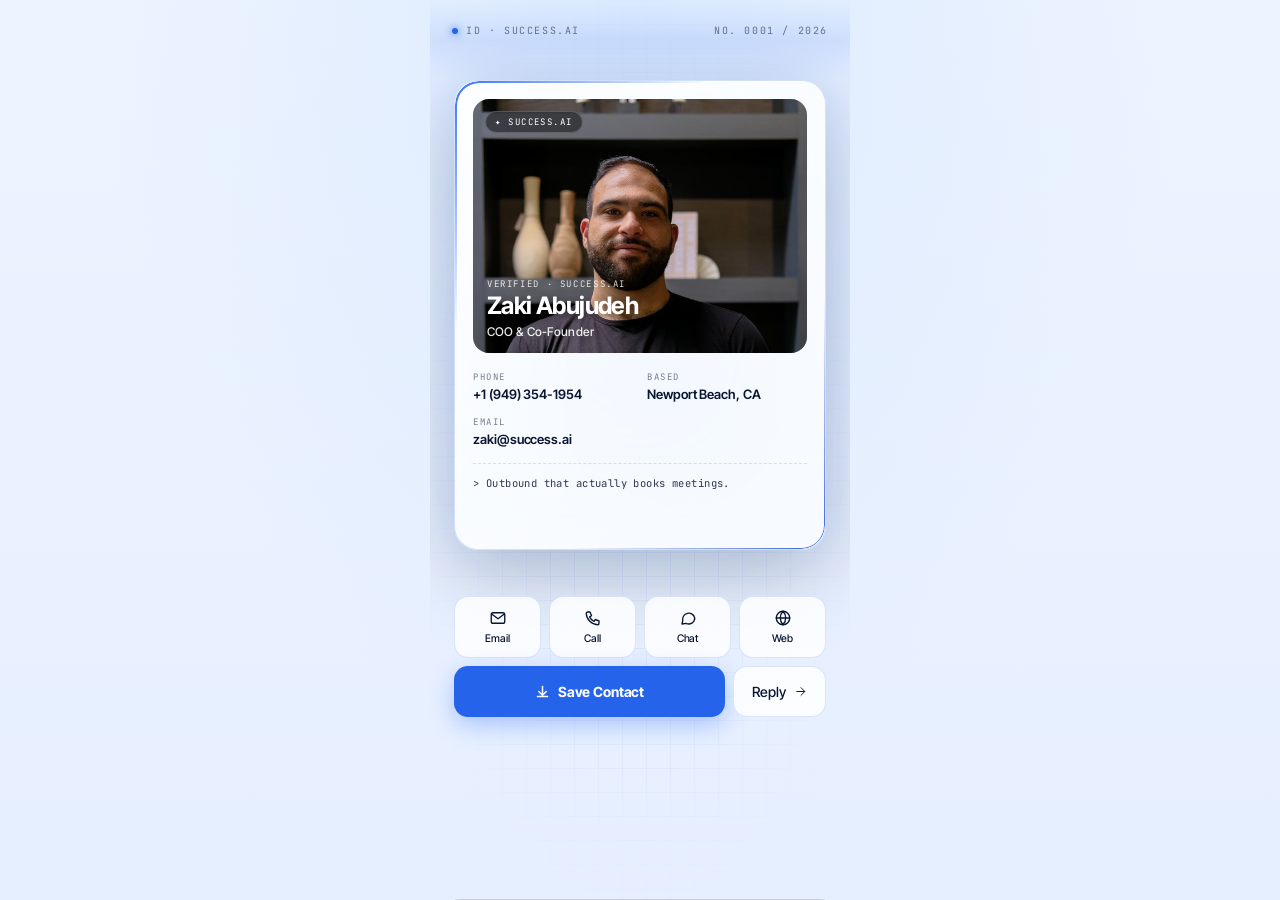
<file: zaki/index.html>
<!doctype html>
<html lang="en">
<head>
<meta charset="utf-8">
<meta name="viewport" content="width=device-width, initial-scale=1, viewport-fit=cover">
<meta name="theme-color" content="#e6efff">
<title>Zaki Abujudeh — Success.ai</title>
<meta property="og:title" content="Zaki Abujudeh — COO & Co-Founder at Success.ai">
<meta property="og:type" content="profile">
<link rel="preconnect" href="https://fonts.googleapis.com">
<link rel="preconnect" href="https://fonts.gstatic.com" crossorigin>
<link href="https://fonts.googleapis.com/css2?family=Inter+Tight:wght@300;400;500;600;700;800;900&family=JetBrains+Mono:wght@400;500;600&display=swap" rel="stylesheet">
<link rel="stylesheet" href="../style.css">
</head>
<body class="holo">
<main class="stage" data-name="Zaki Abujudeh" data-email="zaki@success.ai" data-first="Zaki">

  <div class="bg-grid"></div>
  <div class="bg-glow"></div>
  <div class="scan-line"></div>

  <div class="top-label">
    <span class="top-left"><span class="dot"></span>ID · Success.ai</span>
    <span>NO. 0001 / 2026</span>
  </div>

  <div class="holo-card">
    <div class="holo-edge"></div>
    <div class="photo-window">
      <img class="hero-photo" src="photo.jpg" alt="Zaki Abujudeh">
      <div class="photo-overlay"></div>
      <div class="photo-badge">✦ Success.ai</div>
      <div class="photo-bottom">
        <div class="kicker">Verified · Success.ai</div>
        <div class="big-name">Zaki Abujudeh</div>
        <div class="role">COO & Co-Founder</div>
      </div>
    </div>

    <div class="data-block">
      <div class="grid">
        <div class="cell" style="grid-column: span 1">
          <div class="cell-label">Phone</div>
          <div class="cell-value">+1 (949) 354-1954</div>
        </div>
            <div class="cell">
              <div class="cell-label">Based</div>
              <div class="cell-value">Newport Beach, CA</div>
            </div>
        <div class="cell" style="grid-column: span 2">
          <div class="cell-label">Email</div>
          <div class="cell-value">zaki@success.ai</div>
        </div>
      </div>
      <div class="tagline">&gt; Outbound that actually books meetings.</div>
    </div>
  </div>

  <div class="dock">
    <button class="dock-btn" data-action="mail" type="button">
      <svg viewBox="0 0 24 24"><rect x="3" y="5" width="18" height="14" rx="2.5"/><path d="m4 7 8 6 8-6"/></svg>
      Email
    </button>
    <button class="dock-btn" data-action="call" type="button">
      <svg viewBox="0 0 24 24"><path d="M5 4h3l2 5-2.5 1.5a11 11 0 0 0 6 6L15 14l5 2v3a2 2 0 0 1-2 2A16 16 0 0 1 3 6a2 2 0 0 1 2-2z"/></svg>
      Call
    </button>
    <button class="dock-btn" data-action="whatsapp" type="button">
      <svg viewBox="0 0 24 24"><path d="M21 12a8 8 0 0 1-11.6 7.1L4 20l1-4.5A8 8 0 1 1 21 12z"/></svg>
      Chat
    </button>
    <button class="dock-btn" data-action="website" type="button">
      <svg viewBox="0 0 24 24"><circle cx="12" cy="12" r="9"/><path d="M3 12h18M12 3a13 13 0 0 1 0 18M12 3a13 13 0 0 0 0 18"/></svg>
      Web
    </button>
  </div>

  <div class="cta-row">
    <button class="save-btn" data-action="save" type="button">
      <svg viewBox="0 0 24 24"><path d="M12 4v12"/><path d="m6 12 6 6 6-6"/><path d="M4 20h16"/></svg>
      Save Contact
    </button>
    <button class="reply-btn" data-action="reply" type="button">
      Reply
      <svg viewBox="0 0 24 24"><path d="M5 12h14"/><path d="m13 5 7 7-7 7"/></svg>
    </button>
  </div>

  <div class="sheet-backdrop" id="sheet-backdrop"></div>
  <div class="sheet" id="sheet">
    <div class="sheet-handle"></div>
    <div class="sheet-kicker">↳ YOUR TURN</div>
    <h2 class="sheet-title">Send me <span class="accent">your</span> info</h2>

    <a class="sheet-mail-btn" href="mailto:zaki@success.ai?subject=My%20contact%20for%20Zaki%20Abujudeh&body=Hi%20Zaki%2C%0A%0AI%20met%20you%20and%20wanted%20to%20share%20my%20contact%20info.%20I%27ve%20attached%20my%20contact%20card%20to%20this%20email%20%28tap%20the%20%2B%20button%20in%20Mail%20to%20attach%20yours%29.%0A%0ALooking%20forward%20to%20staying%20in%20touch.%0A%0A%E2%80%94%20">
      <span><svg viewBox="0 0 24 24"><rect x="3" y="5" width="18" height="14" rx="2.5"/><path d="m4 7 8 6 8-6"/></svg> Email me your card</span>
      <svg viewBox="0 0 24 24" class="arrow"><path d="M5 12h14"/><path d="m13 5 7 7-7 7"/></svg>
    </a>

    <div class="or">OR</div>

    <p class="autofill-hint">Tap a field, then tap <strong>AutoFill</strong> on your keyboard.</p>

    <form id="contact-form" autocomplete="on">
      <div class="row">
        <input name="given-name" placeholder="First name" required autocomplete="given-name">
        <input name="family-name" placeholder="Last name" required autocomplete="family-name">
      </div>
      <input name="email" type="email" placeholder="Your email" required autocomplete="email" inputmode="email">
      <input name="phone" type="tel" placeholder="Phone (optional)" autocomplete="tel" inputmode="tel">
      <input name="company" placeholder="Company (optional)" autocomplete="organization">
      <textarea name="note" placeholder="Note (optional)" rows="2"></textarea>
      <button type="submit" class="send-btn">
        Send to Zaki
        <svg viewBox="0 0 24 24"><path d="M5 12h14"/><path d="m13 5 7 7-7 7"/></svg>
      </button>
    </form>
  </div>
</main>

<script>
(function() {
  var stage = document.currentScript.previousElementSibling.querySelector ? document.currentScript.previousElementSibling : document.querySelector('.stage');
  var EMAIL = 'zaki@success.ai';
  var FIRST = 'Zaki';

  function downloadVCard() {
    var lines = [
      'BEGIN:VCARD','VERSION:3.0',
      'N:Abujudeh;Zaki;;;',
      'FN:Zaki Abujudeh',
      'ORG:Success.ai',
      'TITLE:COO & Co-Founder',
      'TEL;TYPE=CELL:+19493541954',
      'EMAIL;TYPE=INTERNET:zaki@success.ai',
      'URL:https://success.ai',
      'END:VCARD'
    ];
    var blob = new Blob([lines.join('\r\n')], {type:'text/vcard'});
    var url = URL.createObjectURL(blob);
    var a = document.createElement('a');
    a.href = url; a.download = 'zaki.vcf';
    document.body.appendChild(a); a.click(); a.remove();
    setTimeout(function(){URL.revokeObjectURL(url);}, 1000);
  }

  document.querySelectorAll('[data-action]').forEach(function(btn) {
    btn.addEventListener('click', function() {
      var k = btn.getAttribute('data-action');
      if (k === 'save') downloadVCard();
      else if (k === 'mail') location.href = 'mailto:' + EMAIL;
      else if (k === 'call') location.href = 'tel:+19493541954';
      else if (k === 'whatsapp') location.href = 'https://wa.me/19493541954';
      else if (k === 'website') window.open('https://success.ai', '_blank');
      else if (k === 'reply') openSheet();
    });
  });

  var sheet = document.getElementById('sheet');
  var backdrop = document.getElementById('sheet-backdrop');
  function openSheet() { sheet.classList.add('open'); backdrop.classList.add('open'); }
  function closeSheet() { sheet.classList.remove('open'); backdrop.classList.remove('open'); }
  backdrop.addEventListener('click', closeSheet);
  document.querySelector('.sheet-handle').addEventListener('click', closeSheet);

  var form = document.getElementById('contact-form');
  form.addEventListener('submit', function(e) {
    e.preventDefault();
    var f = new FormData(form);
    var name = ((f.get('given-name')||'') + ' ' + (f.get('family-name')||'')).trim();
    var subj = 'Intro from ' + (name || 'someone');
    var body = [
      'Name: ' + name,
      'Email: ' + (f.get('email')||''),
      'Phone: ' + (f.get('phone')||''),
      'Company: ' + (f.get('company')||''),
      '',
      f.get('note')||''
    ].join('\n');
    location.href = 'mailto:' + EMAIL + '?subject=' + encodeURIComponent(subj) + '&body=' + encodeURIComponent(body);
  });
})();
</script>
</body>
</html>
</file>
<file: style.css>
/* HoloID — Sky Blue. Static port of Claude Design "Mobile Business Card - Sky Blue". */

* { box-sizing: border-box; }
html, body { margin: 0; padding: 0; }
button, input, textarea { font: inherit; }

body.holo {
  min-height: 100vh;
  background:
    radial-gradient(ellipse at 50% 0%, #dbeafe, transparent 60%),
    linear-gradient(180deg, #eef4ff, #e6efff);
  font-family: 'Inter Tight', -apple-system, BlinkMacSystemFont, system-ui, sans-serif;
  color: #0a1532;
  -webkit-font-smoothing: antialiased;
  display: flex; align-items: stretch; justify-content: center;
}

.stage {
  position: relative;
  width: 100%;
  max-width: 420px;
  min-height: 100vh;
  min-height: 100dvh;
  overflow: hidden;
  padding: 0;
}

/* Layered background ----------------------------------------------------- */
.bg-grid {
  position: absolute; inset: 0;
  background-image:
    linear-gradient(rgba(37,99,235,0.06) 1px, transparent 1px),
    linear-gradient(90deg, rgba(37,99,235,0.06) 1px, transparent 1px);
  background-size: 24px 24px;
  -webkit-mask-image: radial-gradient(ellipse at 50% 50%, black 30%, transparent 80%);
  mask-image: radial-gradient(ellipse at 50% 50%, black 30%, transparent 80%);
  pointer-events: none;
}
.bg-glow {
  position: absolute; top: 18%; left: 50%;
  transform: translateX(-50%);
  width: 320px; height: 380px; border-radius: 50%;
  background: radial-gradient(circle, rgba(37,99,235,0.25), transparent 60%);
  filter: blur(70px);
  animation: holo-bob 5s ease-in-out infinite;
  pointer-events: none;
}
.scan-line {
  position: absolute; left: 0; right: 0; height: 80px;
  background: linear-gradient(180deg, transparent, rgba(37,99,235,0.18), transparent);
  animation: scan-line 6s linear infinite;
  pointer-events: none;
  opacity: 0.6;
}

@keyframes holo-bob {
  0%, 100% { transform: translateX(-50%) translateY(0); }
  50% { transform: translateX(-50%) translateY(-6px); }
}
@keyframes scan-line {
  0% { transform: translateY(-100%); }
  100% { transform: translateY(120vh); }
}
@keyframes pulse-dot {
  0%, 100% { opacity: 1; }
  50% { opacity: 0.45; }
}
@keyframes glow-pulse {
  0%, 100% { box-shadow: 0 8px 24px rgba(37,99,235,0.32), 0 0 0 0 rgba(37,99,235,0); }
  50%      { box-shadow: 0 8px 24px rgba(37,99,235,0.45), 0 0 0 8px rgba(37,99,235,0); }
}
@keyframes fade-up {
  from { opacity: 0; transform: translateY(14px); }
  to   { opacity: 1; transform: translateY(0); }
}

.top-label, .holo-card, .dock, .cta-row {
  animation: fade-up 0.7s cubic-bezier(.2,.7,.3,1) backwards;
}
.top-label { animation-delay: 0.05s; }
.holo-card { animation-delay: 0.15s; }
.dock      { animation-delay: 0.30s; }
.cta-row   { animation-delay: 0.40s; }

/* Top status label ------------------------------------------------------- */
.top-label {
  position: absolute; top: 24px; left: 22px; right: 22px; z-index: 10;
  display: flex; justify-content: space-between; align-items: center;
  font-family: 'JetBrains Mono', ui-monospace, monospace;
  font-size: 10px; letter-spacing: 0.16em; text-transform: uppercase;
  color: rgba(10,21,50,0.55);
}
.top-label .top-left { display: flex; align-items: center; gap: 8px; }
.top-label .dot {
  width: 6px; height: 6px; border-radius: 50%;
  background: #2563eb; box-shadow: 0 0 8px #2563eb;
  animation: pulse-dot 1.5s ease-in-out infinite;
}

/* Holographic ID card ---------------------------------------------------- */
.holo-card {
  position: relative;
  margin: 60px 24px 0;
  height: 470px;
  border-radius: 24px;
  background: linear-gradient(145deg, rgba(255,255,255,0.92), rgba(255,255,255,0.72));
  border: 1px solid rgba(37,99,235,0.18);
  backdrop-filter: blur(20px) saturate(1.4);
  -webkit-backdrop-filter: blur(20px) saturate(1.4);
  box-shadow:
    0 30px 80px rgba(24,20,16,0.18),
    0 0 60px rgba(37,99,235,0.16),
    inset 0 1px 0 rgba(255,255,255,0.6);
  overflow: hidden;
  z-index: 5;
}
.holo-edge {
  position: absolute; inset: 0; border-radius: 24px;
  padding: 1.5px;
  background: linear-gradient(135deg, #2563eb, transparent 30%, transparent 70%, #1d4ed8);
  -webkit-mask: linear-gradient(#000,#000) content-box, linear-gradient(#000,#000);
  -webkit-mask-composite: xor; mask-composite: exclude;
  pointer-events: none; opacity: 0.9;
}

.photo-window {
  position: absolute; top: 18px; left: 18px; right: 18px; height: 254px;
  border-radius: 16px; overflow: hidden;
  background: #f0ece2;
  box-shadow: inset 0 0 0 1px rgba(37,99,235,0.18);
}
.hero-photo {
  width: 100%; height: 100%; object-fit: cover; object-position: center 30%;
  filter: saturate(1) contrast(1.05);
  display: block;
}
.photo-overlay {
  position: absolute; inset: 0;
  background: linear-gradient(180deg, transparent 55%, rgba(255,255,255,0));
  pointer-events: none;
}
.photo-badge {
  position: absolute; top: 12px; left: 12px;
  font-family: 'JetBrains Mono', ui-monospace, monospace;
  font-size: 9px; letter-spacing: 0.16em; text-transform: uppercase;
  color: #fff; padding: 4px 9px;
  background: rgba(0,0,0,0.45);
  backdrop-filter: blur(10px);
  border: 1px solid rgba(255,255,255,0.2);
  border-radius: 999px;
}
.photo-bottom {
  position: absolute; bottom: 14px; left: 14px; right: 14px;
  color: #fff; text-shadow: 0 1px 12px rgba(0,0,0,0.6);
}
.photo-bottom .kicker {
  font-family: 'JetBrains Mono', ui-monospace, monospace;
  font-size: 9px; letter-spacing: 0.18em; text-transform: uppercase;
  opacity: 0.85; margin-bottom: 4px;
}
.photo-bottom .big-name {
  font-weight: 700; font-size: 24px; line-height: 1; letter-spacing: -0.025em;
}
.photo-bottom .role {
  margin-top: 6px; font-size: 12px; font-weight: 500;
  letter-spacing: 0.01em; opacity: 0.92;
}

/* Lower data block */
.data-block {
  position: absolute; left: 18px; right: 18px; top: 290px;
}
.data-block .grid {
  display: grid; grid-template-columns: 1fr 1fr; gap: 14px;
}
.cell-label {
  font-family: 'JetBrains Mono', ui-monospace, monospace;
  font-size: 9px; letter-spacing: 0.18em; text-transform: uppercase;
  color: rgba(10,21,50,0.55); margin-bottom: 3px;
}
.cell-value {
  font-size: 13px; font-weight: 600; letter-spacing: -0.005em;
  word-break: break-word;
}
.tagline {
  margin-top: 16px; padding: 12px 0;
  border-top: 1px dashed rgba(10,21,50,0.14);
  font-family: 'JetBrains Mono', ui-monospace, monospace;
  font-size: 10.5px; letter-spacing: 0.04em;
  opacity: 0.85; line-height: 1.4;
}

/* Action dock ------------------------------------------------------------ */
.dock {
  position: absolute; left: 24px; right: 24px;
  top: 596px;
  display: grid; grid-template-columns: repeat(4, 1fr); gap: 8px;
  z-index: 10;
}
.dock-btn {
  padding: 12px 0; border-radius: 14px;
  background: rgba(255,255,255,0.82);
  border: 1px solid rgba(37,99,235,0.16);
  color: #0a1532; cursor: pointer;
  display: flex; flex-direction: column; align-items: center; gap: 5px;
  backdrop-filter: blur(14px); -webkit-backdrop-filter: blur(14px);
  font-size: 10.5px; font-weight: 500; letter-spacing: -0.005em;
  transition: transform .18s cubic-bezier(.2,.7,.3,1), filter .18s;
}
.dock-btn:active { transform: scale(0.96); filter: brightness(0.95); }
.dock-btn svg {
  width: 18px; height: 18px;
  fill: none; stroke: currentColor; stroke-width: 1.8;
  stroke-linecap: round; stroke-linejoin: round;
  display: block;
}

/* Save + Reply CTA row --------------------------------------------------- */
.cta-row {
  position: absolute; left: 24px; right: 24px;
  top: 666px;
  display: flex; gap: 8px;
  z-index: 10;
}
.save-btn {
  flex: 1; padding: 16px; border-radius: 14px; border: none;
  background: #2563eb; color: #fff; cursor: pointer;
  font-size: 14px; font-weight: 700; letter-spacing: -0.01em;
  display: flex; align-items: center; justify-content: center; gap: 8px;
  box-shadow: 0 8px 24px rgba(37,99,235,0.32);
  animation: glow-pulse 2.6s ease-in-out infinite;
  transition: transform .18s cubic-bezier(.2,.7,.3,1);
}
.save-btn:active { transform: scale(0.97); }
.save-btn svg {
  width: 15px; height: 15px;
  fill: none; stroke: currentColor; stroke-width: 2.4;
  stroke-linecap: round; stroke-linejoin: round;
}
.reply-btn {
  padding: 16px 18px; border-radius: 14px;
  background: rgba(255,255,255,0.82);
  border: 1px solid rgba(37,99,235,0.16);
  color: #0a1532; cursor: pointer;
  font-size: 14px; font-weight: 500;
  display: flex; align-items: center; gap: 8px;
  backdrop-filter: blur(14px); -webkit-backdrop-filter: blur(14px);
  transition: transform .18s cubic-bezier(.2,.7,.3,1);
}
.reply-btn:active { transform: scale(0.97); }
.reply-btn svg {
  width: 13px; height: 13px;
  fill: none; stroke: currentColor; stroke-width: 1.8;
  stroke-linecap: round; stroke-linejoin: round;
}

/* Reply sheet ------------------------------------------------------------ */
.sheet-backdrop {
  position: absolute; inset: 0; z-index: 20;
  background: rgba(0,0,0,0); pointer-events: none;
  transition: background .3s, backdrop-filter .3s;
}
.sheet-backdrop.open {
  background: rgba(0,0,0,0.5);
  backdrop-filter: blur(8px); -webkit-backdrop-filter: blur(8px);
  pointer-events: auto;
}
.sheet {
  position: absolute; left: 0; right: 0; bottom: 0; z-index: 21;
  transform: translateY(100%);
  transition: transform .45s cubic-bezier(.2,.8,.2,1);
  background: rgba(20,20,28,0.85);
  backdrop-filter: blur(40px) saturate(1.5);
  -webkit-backdrop-filter: blur(40px) saturate(1.5);
  border-top-left-radius: 32px; border-top-right-radius: 32px;
  padding: 14px 22px 28px;
  border: 1px solid rgba(255,255,255,0.12);
  color: #fff;
  max-height: 86vh;
  overflow-y: auto;
}
.sheet.open { transform: translateY(0); }
.sheet-handle {
  width: 40px; height: 4px; border-radius: 999px;
  background: rgba(255,255,255,0.3);
  margin: 0 auto 18px; cursor: pointer;
}
.sheet-kicker {
  font-size: 11px; font-weight: 600; letter-spacing: 0.18em;
  opacity: 0.7; margin-bottom: 6px; text-transform: uppercase;
}
.sheet-title {
  font-weight: 700; font-size: 28px; line-height: 1; letter-spacing: -0.025em;
  margin: 0 0 14px;
}
.sheet-title .accent { color: #2563eb; }

.sheet-mail-btn {
  display: flex; align-items: center; justify-content: space-between;
  width: 100%; padding: 14px; border-radius: 14px;
  background: rgba(255,255,255,0.08);
  border: 1px solid rgba(255,255,255,0.12);
  color: #fff; text-decoration: none;
  font-size: 14px; font-weight: 500; margin-bottom: 14px;
  transition: background .15s ease, transform .18s cubic-bezier(.2,.7,.3,1);
}
.sheet-mail-btn:active { transform: scale(0.97); background: rgba(255,255,255,0.14); }
.sheet-mail-btn span { display: flex; align-items: center; gap: 10px; }
.sheet-mail-btn svg {
  width: 15px; height: 15px;
  fill: none; stroke: currentColor; stroke-width: 1.6;
  stroke-linecap: round; stroke-linejoin: round;
}
.sheet-mail-btn .arrow { width: 14px; height: 14px; }

.or {
  text-align: center; font-size: 11px; opacity: 0.5; margin-bottom: 14px;
  letter-spacing: 0.16em;
}

.autofill-hint {
  margin: 0 0 12px; padding: 9px 12px;
  background: rgba(37,99,235,0.16);
  border: 1px solid rgba(37,99,235,0.28);
  border-radius: 10px;
  font-size: 12px; line-height: 1.4;
  color: rgba(255,255,255,0.92);
}
.autofill-hint strong { color: #fff; }

#contact-form { display: grid; gap: 8px; }
#contact-form .row {
  display: grid; grid-template-columns: 1fr 1fr; gap: 8px;
}
#contact-form input,
#contact-form textarea {
  width: 100%; padding: 13px 14px;
  background: rgba(255,255,255,0.06);
  border: 1px solid rgba(255,255,255,0.1);
  border-radius: 12px; color: #fff;
  font-size: 14px; outline: none;
  -webkit-appearance: none; appearance: none;
}
#contact-form input::placeholder,
#contact-form textarea::placeholder { color: rgba(255,255,255,0.45); }
#contact-form input:focus,
#contact-form textarea:focus {
  border-color: rgba(37,99,235,0.6);
  background: rgba(255,255,255,0.08);
}
#contact-form textarea { resize: vertical; min-height: 60px; font-family: inherit; }

.send-btn {
  padding: 15px; border-radius: 12px; border: none;
  background: #2563eb; color: #fff; cursor: pointer;
  font-size: 14px; font-weight: 600; margin-top: 4px;
  display: flex; align-items: center; justify-content: center; gap: 8px;
  transition: transform .18s cubic-bezier(.2,.7,.3,1);
}
.send-btn:active { transform: scale(0.97); }
.send-btn svg {
  width: 14px; height: 14px;
  fill: none; stroke: currentColor; stroke-width: 2;
  stroke-linecap: round; stroke-linejoin: round;
}

/* Team directory --------------------------------------------------------- */
.directory {
  max-width: 720px; margin: 0 auto;
  padding: 32px 16px 48px;
}
.directory h1 {
  font-size: 28px; font-weight: 700; text-align: center;
  margin: 0 0 24px; letter-spacing: -0.02em;
}
.dir-grid {
  display: grid;
  grid-template-columns: repeat(auto-fit, minmax(180px, 1fr));
  gap: 12px;
}
.dir-link {
  display: flex; align-items: center; gap: 12px;
  padding: 12px;
  background: rgba(255,255,255,0.92);
  border: 1px solid rgba(37,99,235,0.16);
  border-radius: 14px;
  text-decoration: none; color: #0a1532;
  box-shadow: 0 1px 3px rgba(0,0,0,.06), 0 8px 24px rgba(0,0,0,.06);
  transition: transform .1s ease;
}
.dir-link:active { transform: scale(.98); }
.dir-link img {
  width: 48px; height: 48px; border-radius: 50%; object-fit: cover;
}
.dir-link .meta strong { display: block; font-weight: 600; font-size: 15px; }
.dir-link .meta span { display: block; font-size: 13px; color: rgba(10,21,50,0.55); }

/* Tighter layout on shorter screens (e.g., older iPhone SE 568h) --------- */
@media (max-height: 720px) {
  .top-label { top: 16px; }
  .holo-card { margin-top: 48px; height: 420px; }
  .photo-window { height: 220px; }
  .data-block { top: 256px; }
  .dock { top: auto; bottom: 92px; }
  .cta-row { top: auto; bottom: 24px; }
}
@media (min-height: 860px) {
  .holo-card { margin-top: 80px; }
}
</file>
